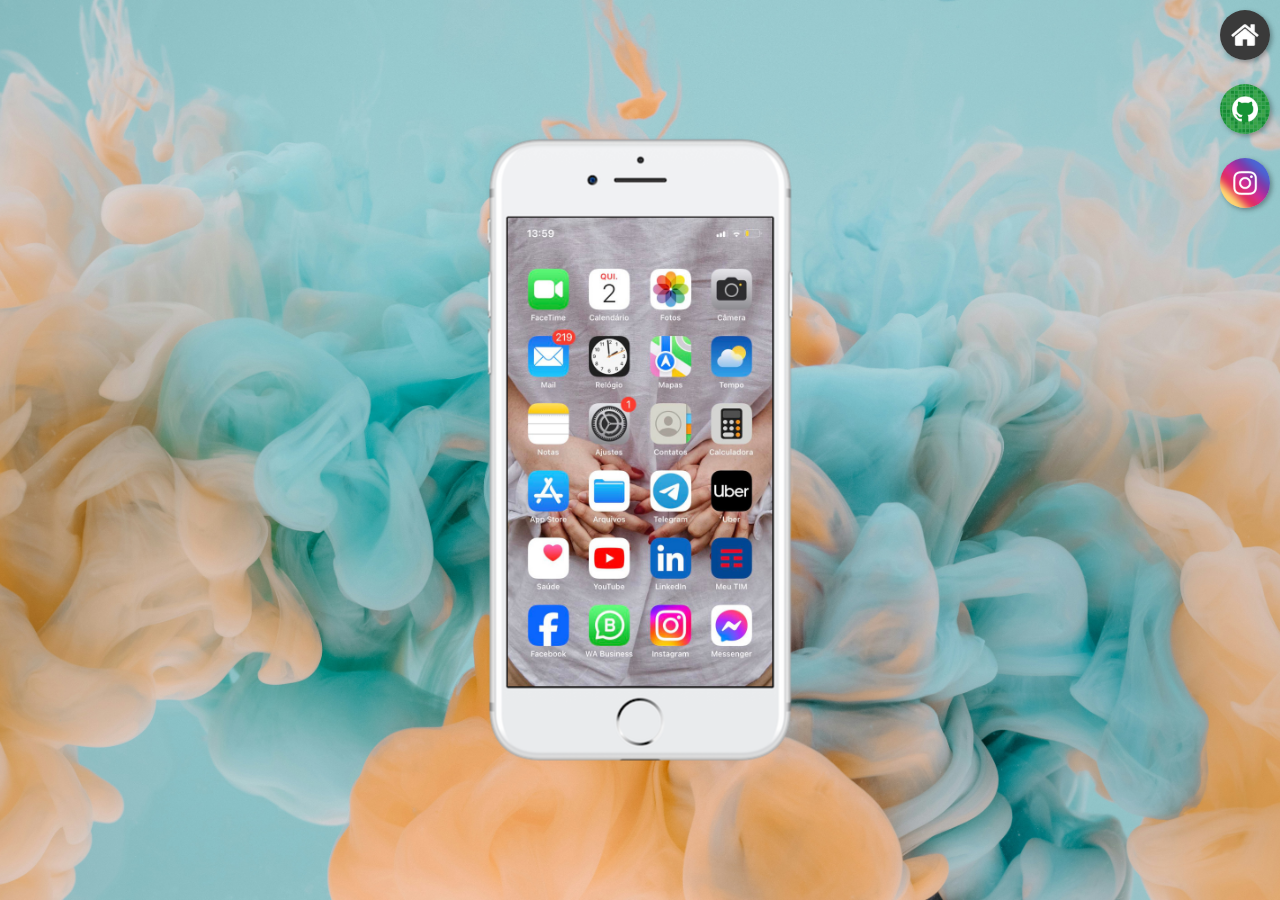
<file: index.html>
<!DOCTYPE html>
<html lang="pt-br">
<head>
    <meta charset="UTF-8">
    <meta name="viewport" content="width=device-width, initial-scale=1.0">
    <title>Projeto Redes Sociais</title>
    <link rel="shortcut icon" href="favicon.ico" type="image/x-icon">
    <link rel="stylesheet" href="estilo/style.css">
</head>
<body>
    <main>
        <section id="telefone">
            <iframe src="home.html" name="tela" id="tela" frameborder="0">
                Seu navegador não é compatível com isso.
            </iframe>
        </section>
        <section id="redes-sociais">
            <a href="home.html" target="tela"><img src="imagens/logo-home.jpg" alt="Home"></a><br>            
            <a href="github.html" target="tela"><img src="imagens/logo-github.jpg" alt="GitHub"></a><br>
            <a href="instagram.html" target="tela"><img src="imagens/logo-instagram.jpg" alt="Instagram"></a><br>                   
        </section>
    </main>
</body>
</html>
</file>
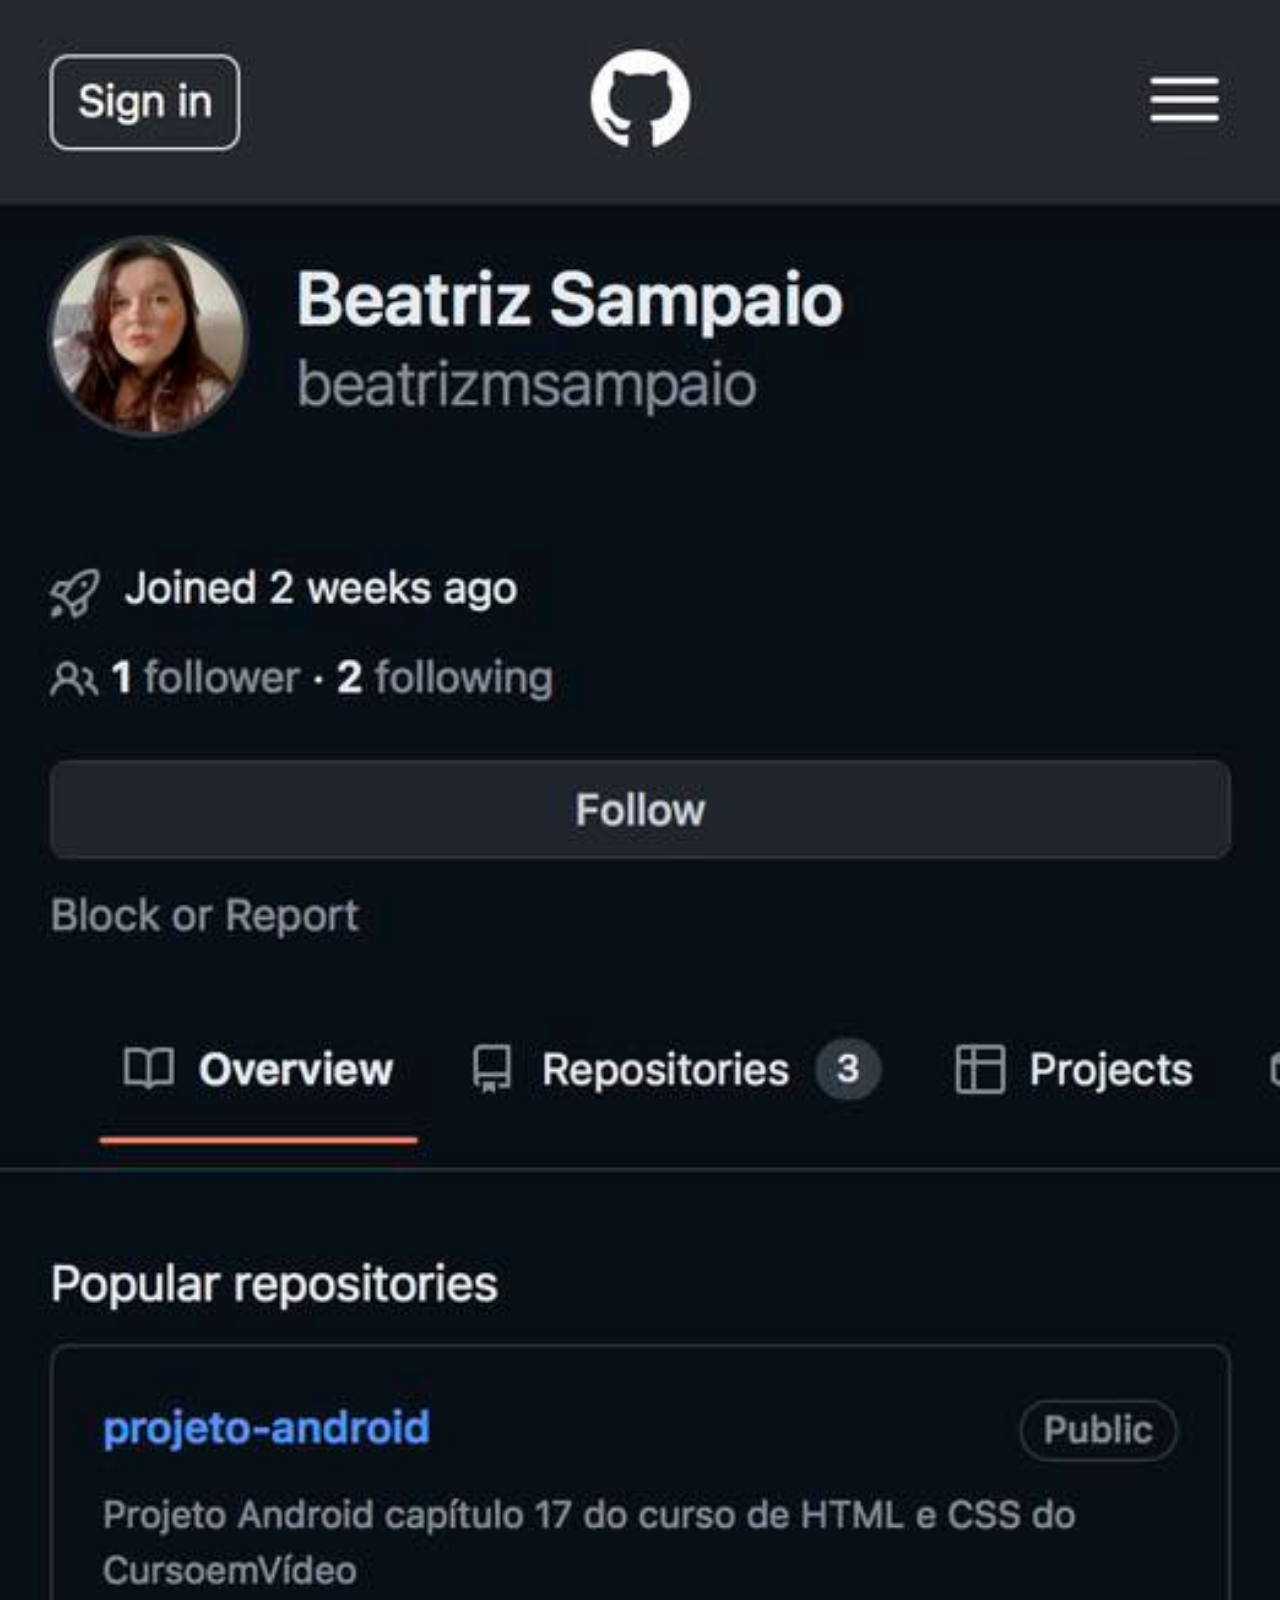
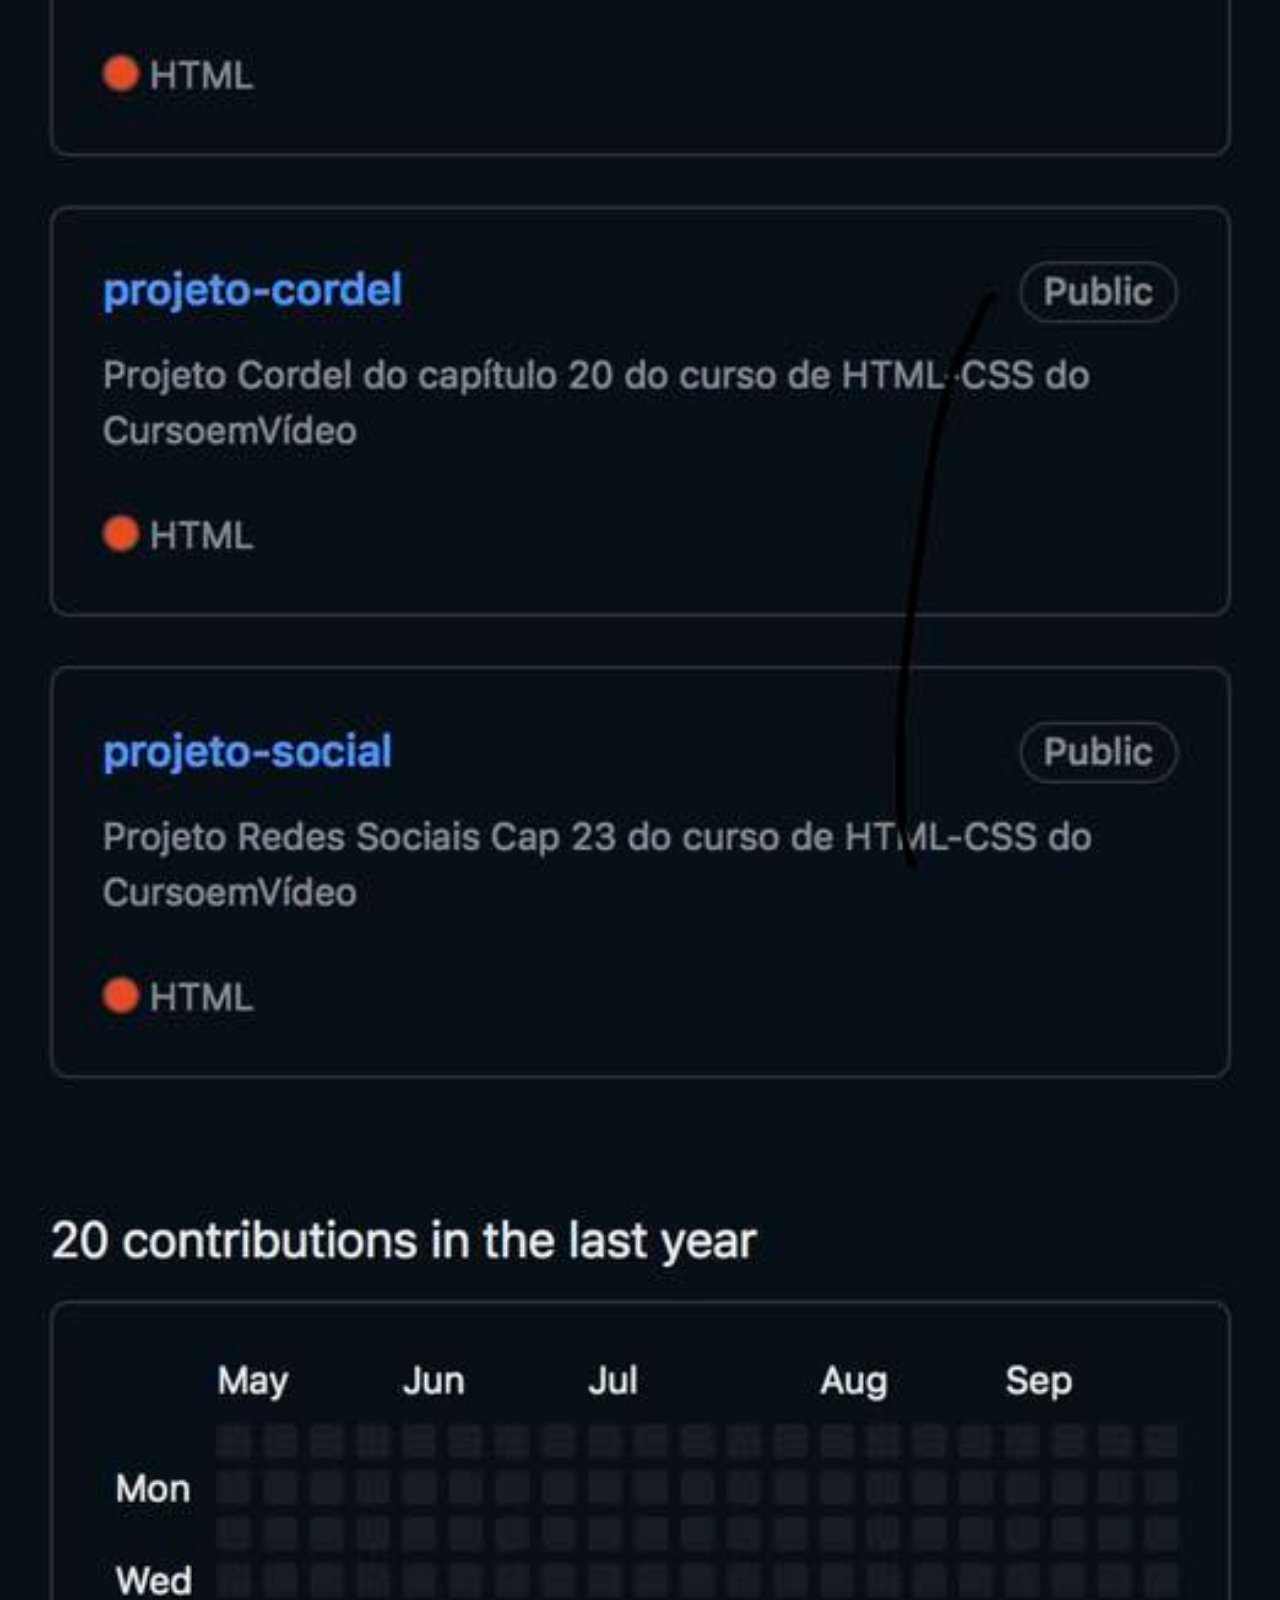
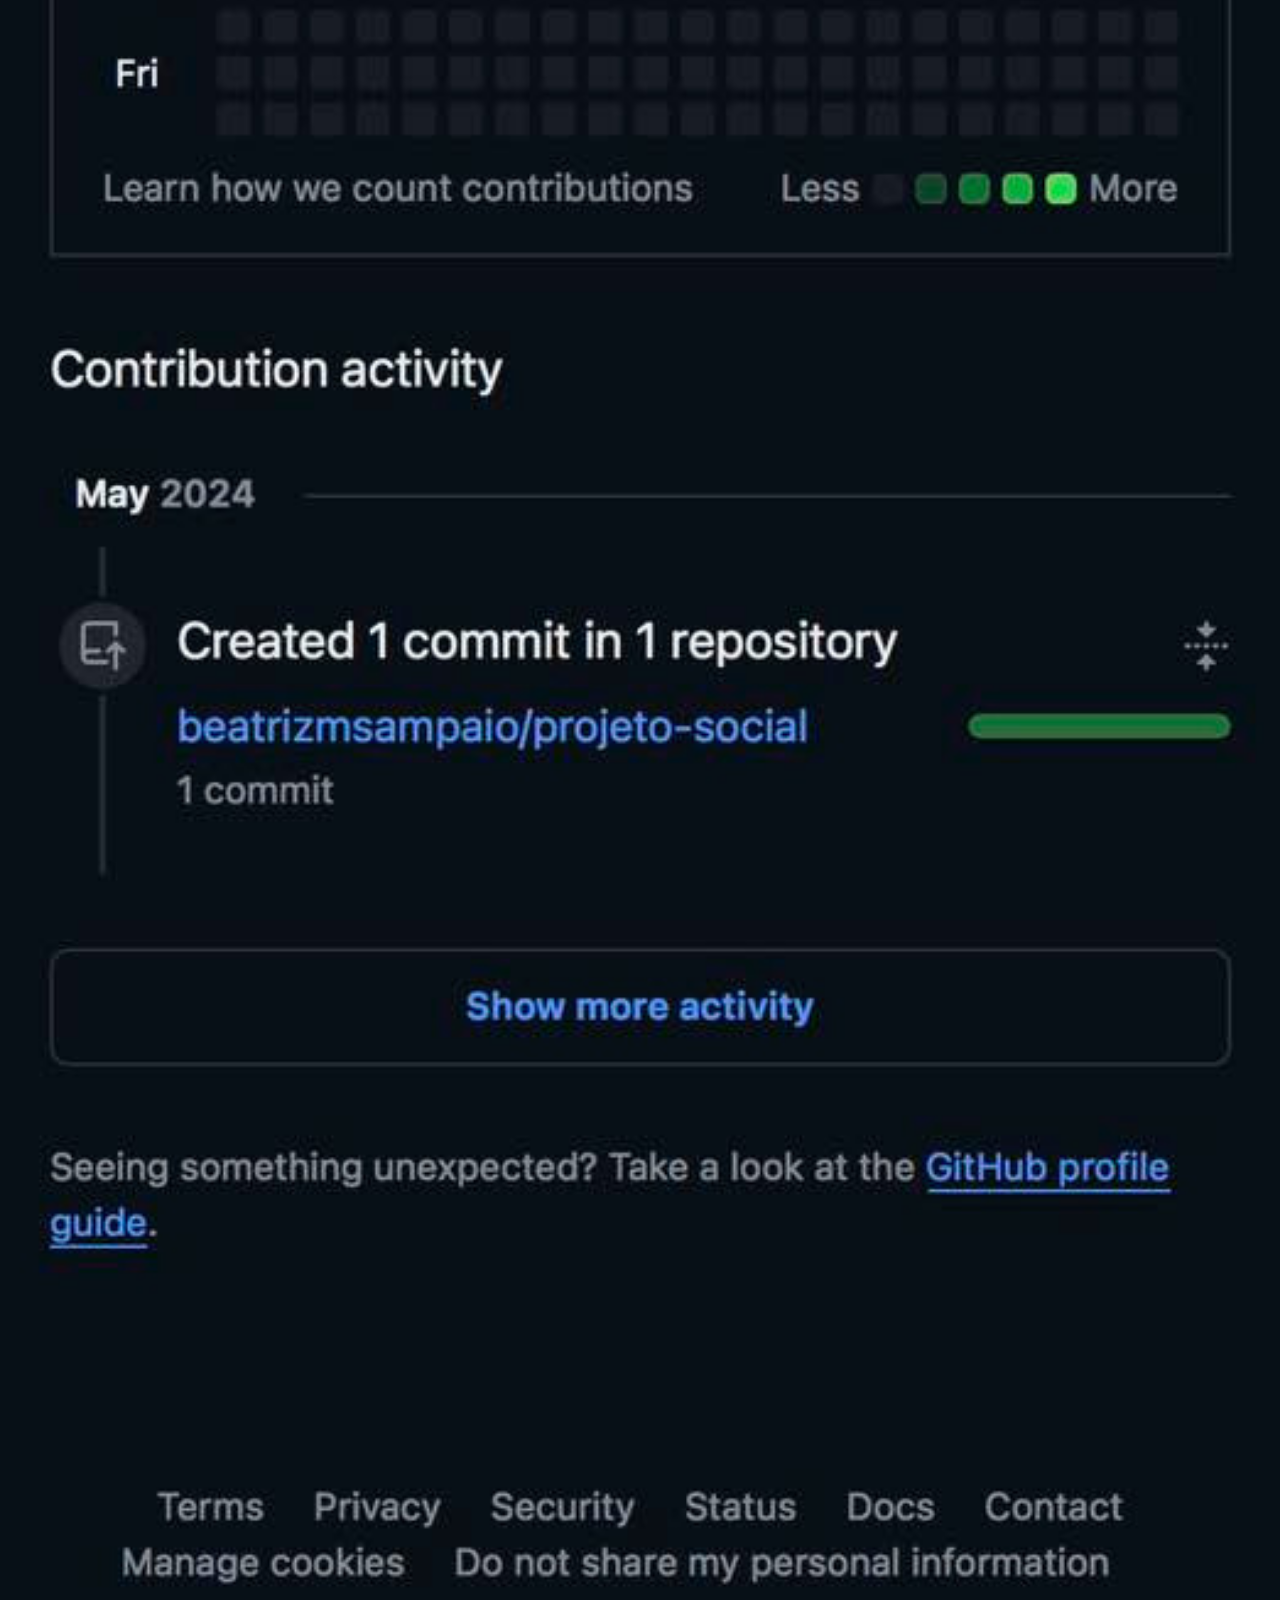
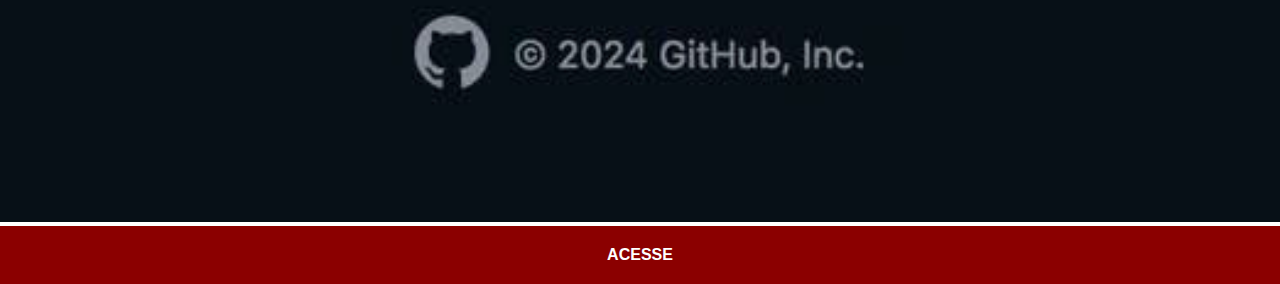
<file: github.html>
<!DOCTYPE html>
<html lang="pt-br">
<head>
    <meta charset="UTF-8">
    <meta name="viewport" content="width=device-width, initial-scale=1.0">
    <title>GitHub</title>
    <link rel="stylesheet" href="estilo/social.css">
</head>
<body>
    <img src="imagens/tela-github.jpg" alt="GitHub">
    <a href="https://github.com/beatrizmsampaio" target="_blank">ACESSE</a>
</body>
</html>
</file>
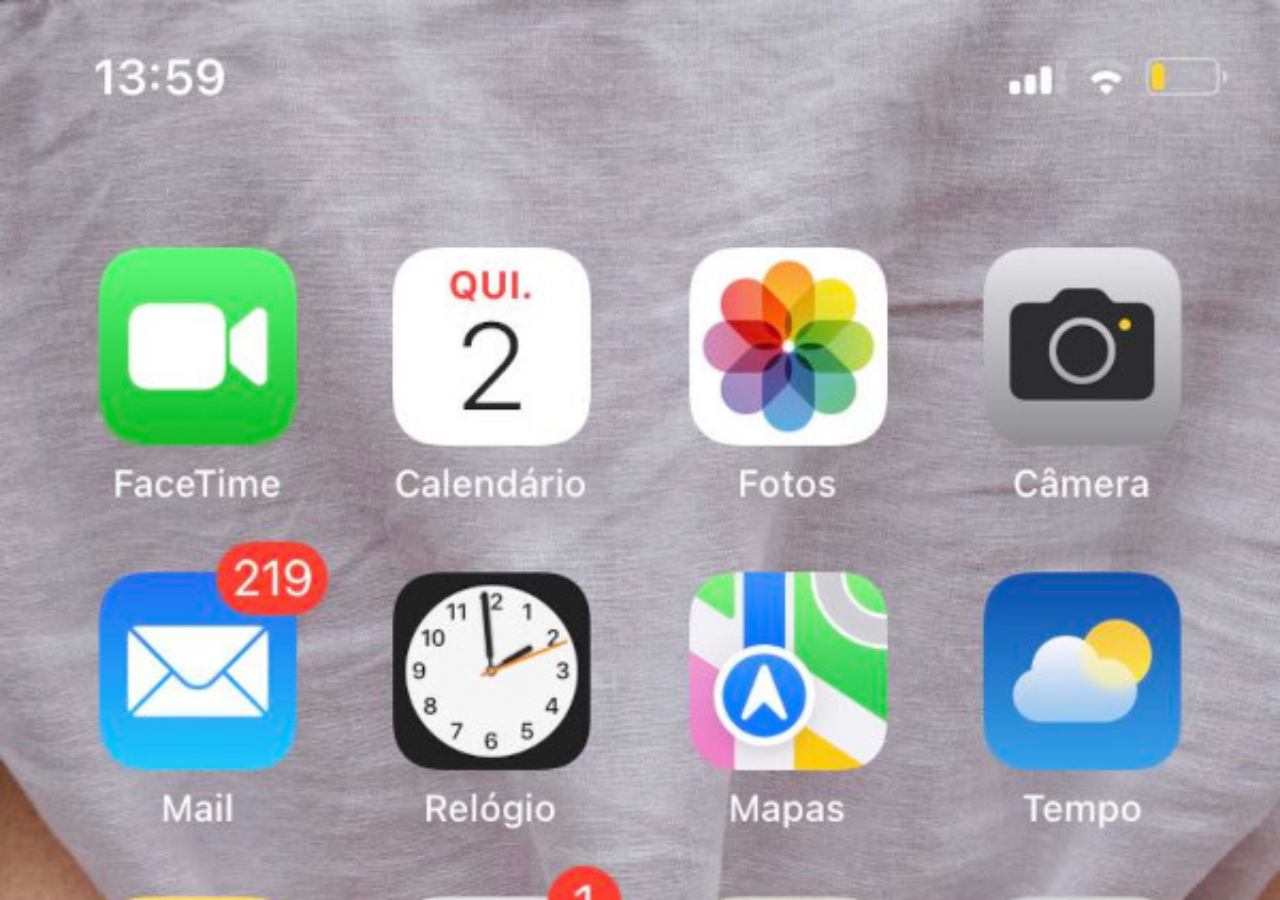
<file: home.html>
<!DOCTYPE html>
<html lang="pt-br">
<head>
    <meta charset="UTF-8">
    <meta name="viewport" content="width=device-width, initial-scale=1.0">
    <title>Home</title>
</head>
<style>
    * {
        margin: 0px;
        padding: 0px;
    }

    body {
        width: 100vw;
        height: 100vh;
        background: black url('imagens/tela-home.jpg') no-repeat top center;
        background-size: cover;
    }
</style>
<body>
    
</body>
</html>
</file>
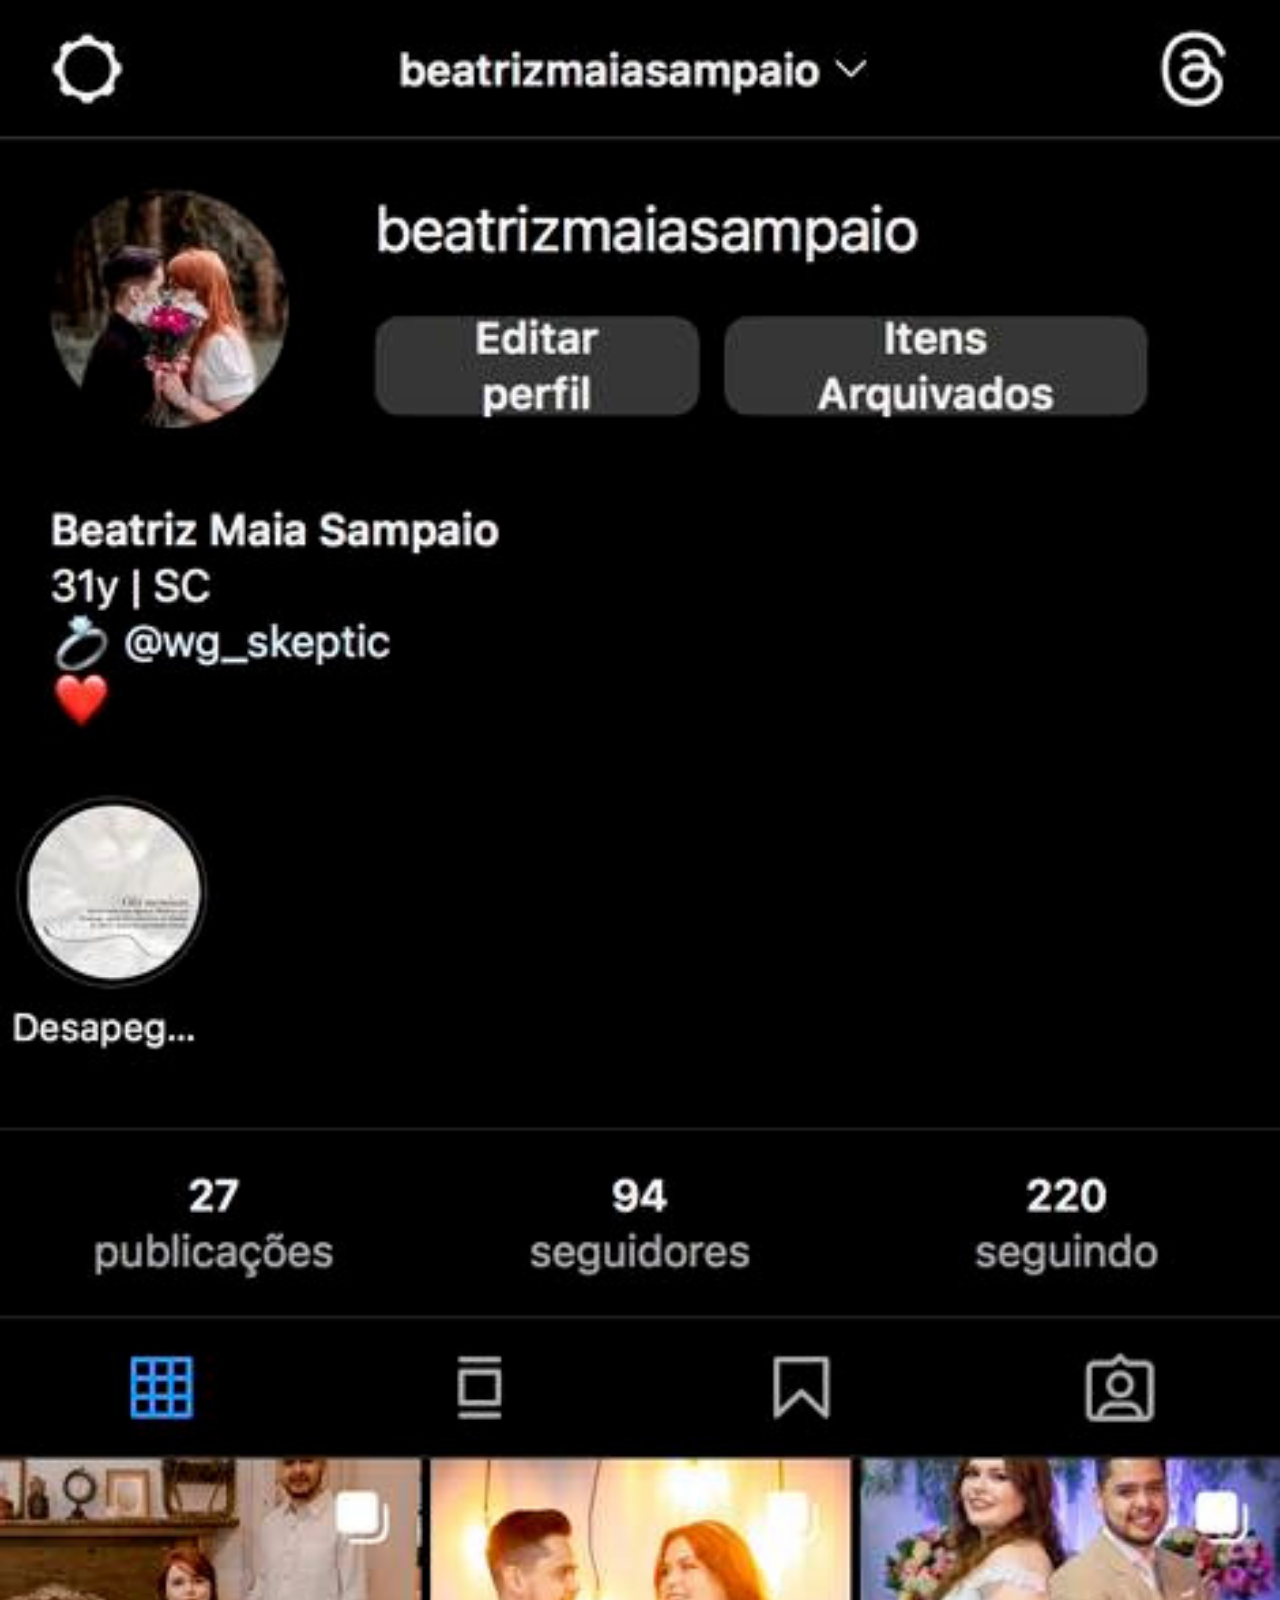
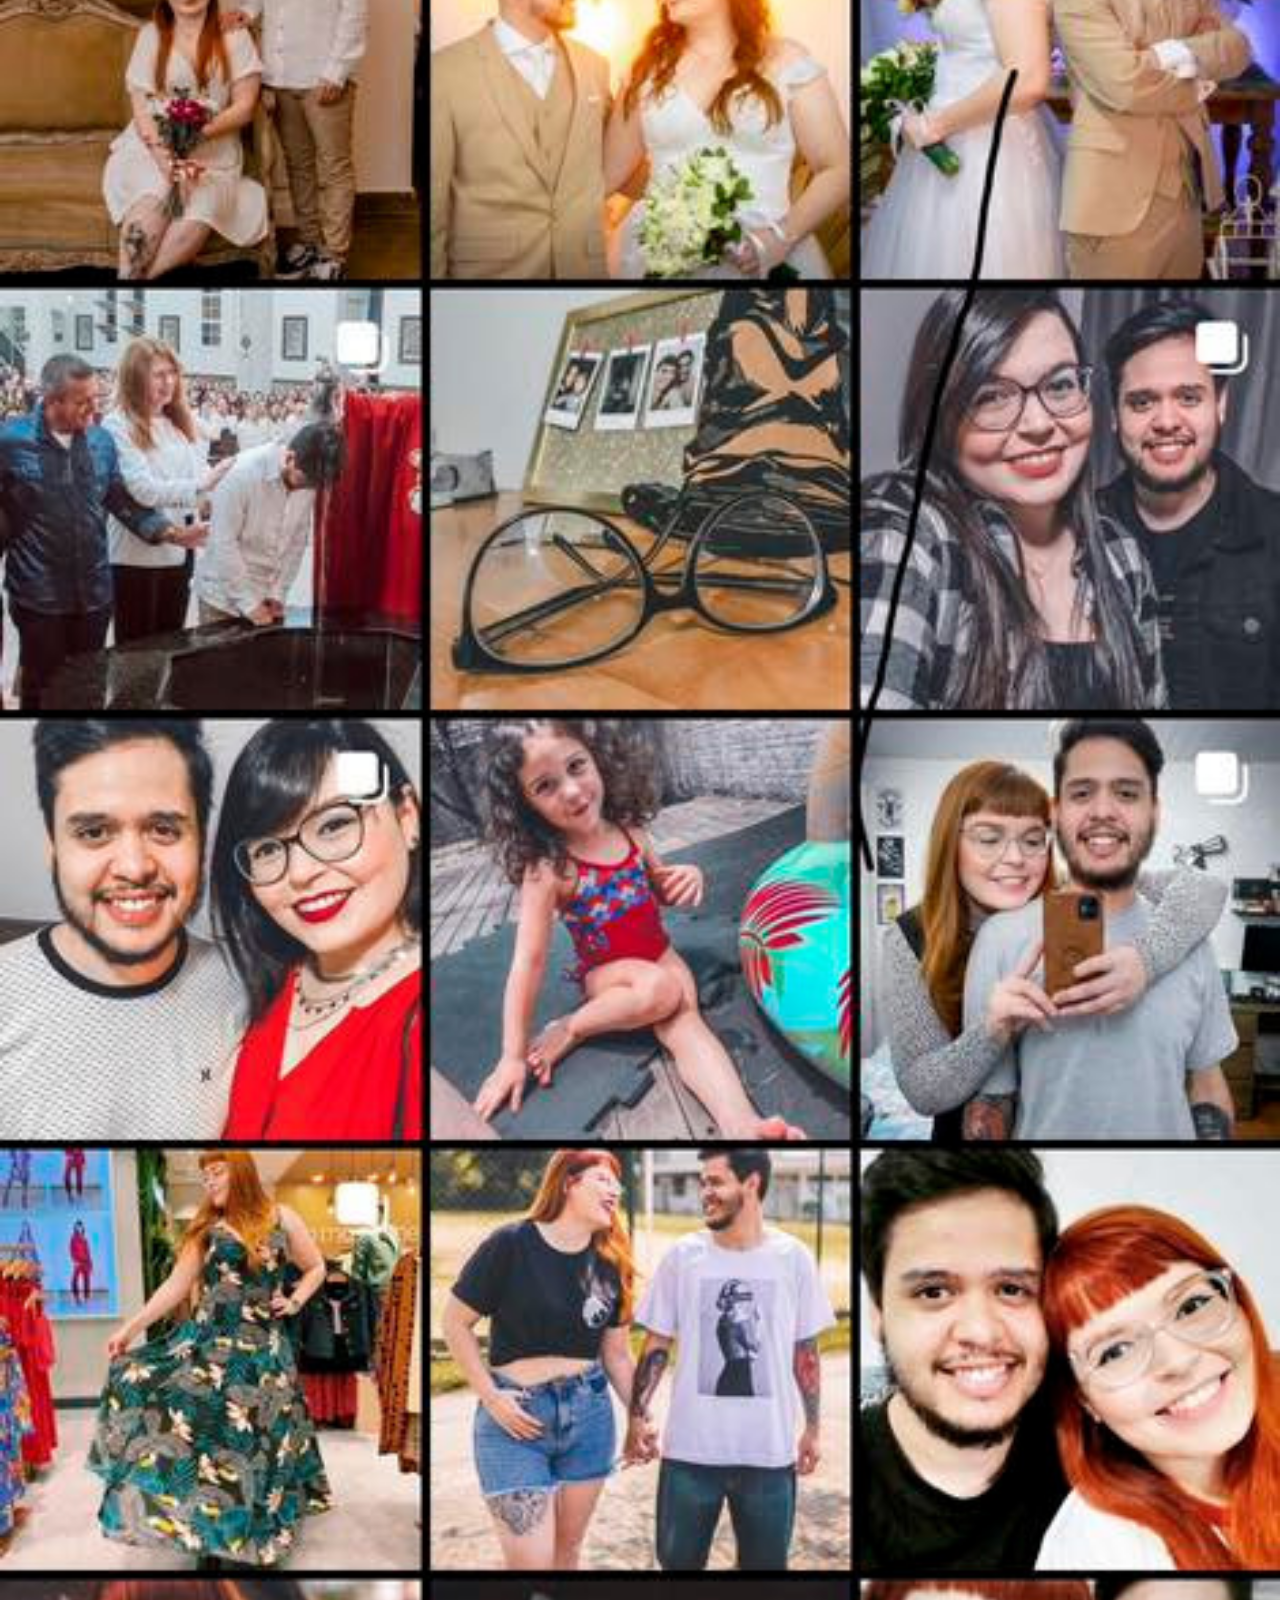
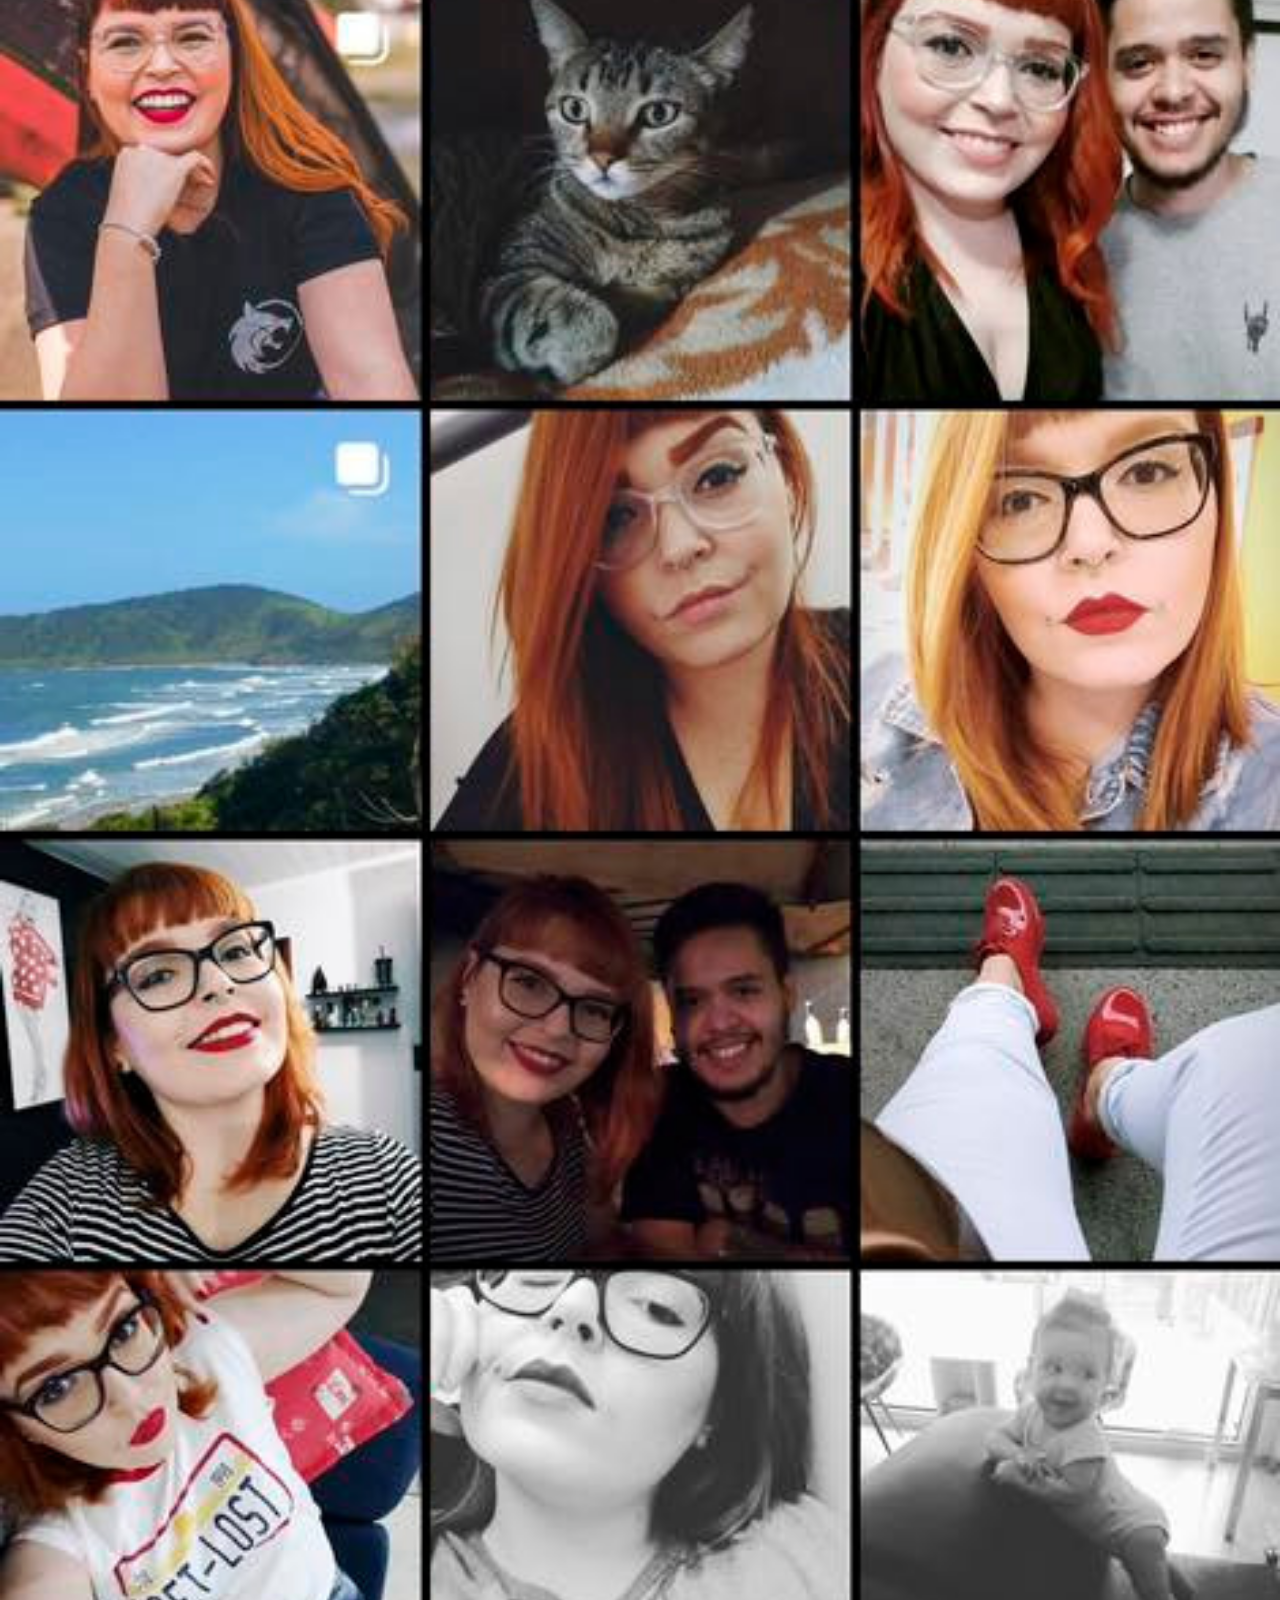
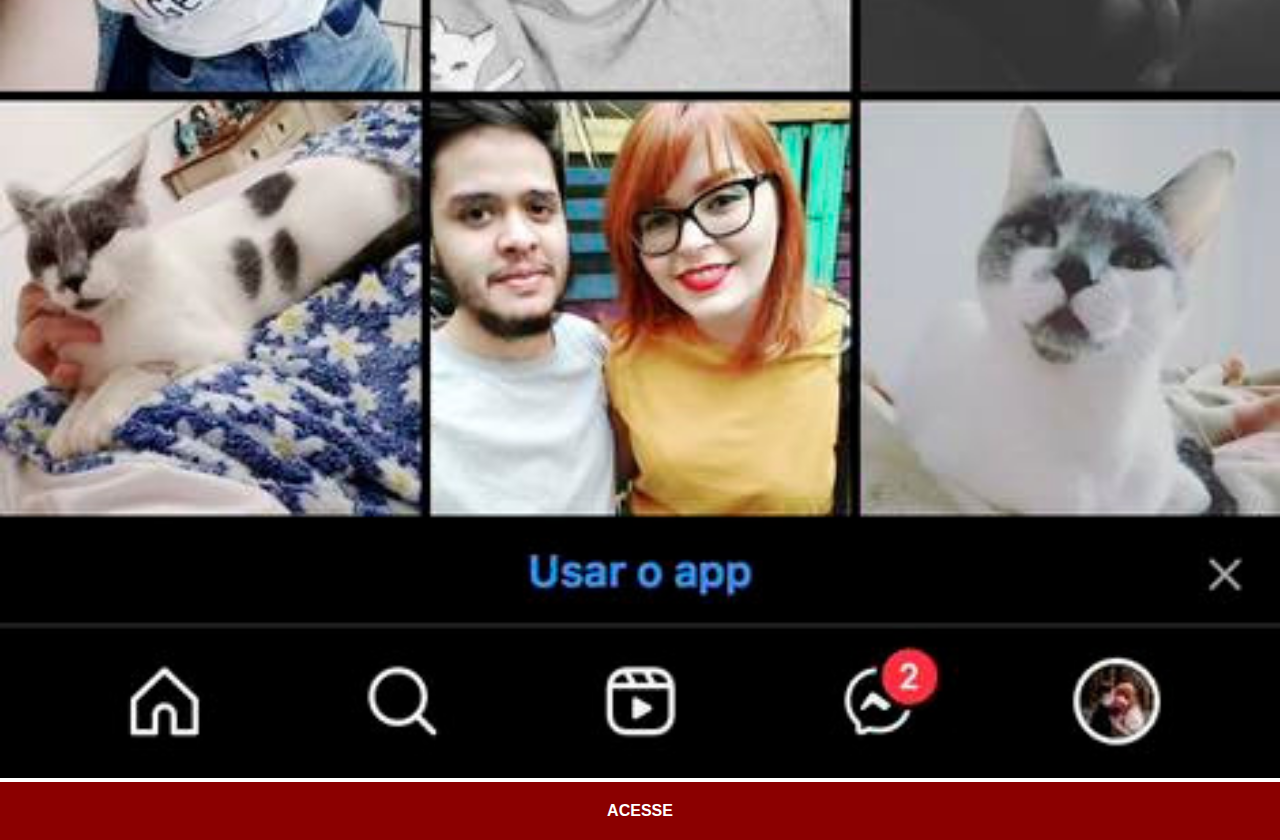
<file: instagram.html>
<!DOCTYPE html>
<html lang="pt-br">
<head>
    <meta charset="UTF-8">
    <meta name="viewport" content="width=device-width, initial-scale=1.0">
    <title>Instagram</title>
    <link rel="stylesheet" href="estilo/social.css">
</head>
<body>
    <img src="imagens/tela-instagram.jpg" alt="Instagram">
    <a href="https://instagram.com/beatrizmaiasampaio" target="_blank">ACESSE</a>
</body>
</html>
</file>
<file: estilo/style.css>
@charset "UTF-8";

* {
    margin: 0px;
    padding: 0px;
    font-family: Arial, Helvetica, sans-serif;
}

html, body {
    height: 100vh;
    width: 100vw;    
}

body {
    background: url('../imagens/fundo-pastel.jpg') no-repeat top center;
    background-size: cover;
    background-attachment: fixed;
}

main {
    height: 100vh;
    position: relative;    
}

section#telefone {
    position: absolute;
    top: 50%;
    left: 50%;
    transform: translate(-50%, -50%);
    height: 627px;
    width: 311px;
    background: url('../imagens/frame-iphone.png') no-repeat;
}

section#redes-sociais {
    text-align: right;
}

section#redes-sociais img {
    width: 50px;
    margin: 10px;
    border-radius: 50%;
    box-shadow: 2px 2px 5px #00000056;
    box-sizing: border-box;
}

section#redes-sociais img:hover {
    border: 2px solid rgba(255, 255, 255, 0.493);
    transform: translate(-3px, -3px);
    box-shadow: 5px 5px 10px #00000056;
    transition: transform 0.5s;
}

iframe#tela {
    position: relative;
    top: 81px;
    left: 23px;
    width: 265px;
    height: 469px;
}
</file>
<file: estilo/social.css>
@charset "UTF-8";

* {
    margin: 0px;
    padding: 0px;
    font-family: Arial, Helvetica, sans-serif;
}

::-webkit-scrollbar {
    width: 0px;
    height: 0px;
}

img {
    width: 100vw;
}

a {
    display: block;
    background-color: darkred;
    padding: 20px;
    text-align: center;
    text-decoration: none;
    font-weight: bolder;
    color: white;
}

a:hover {
    background-color: red;
}
</file>
